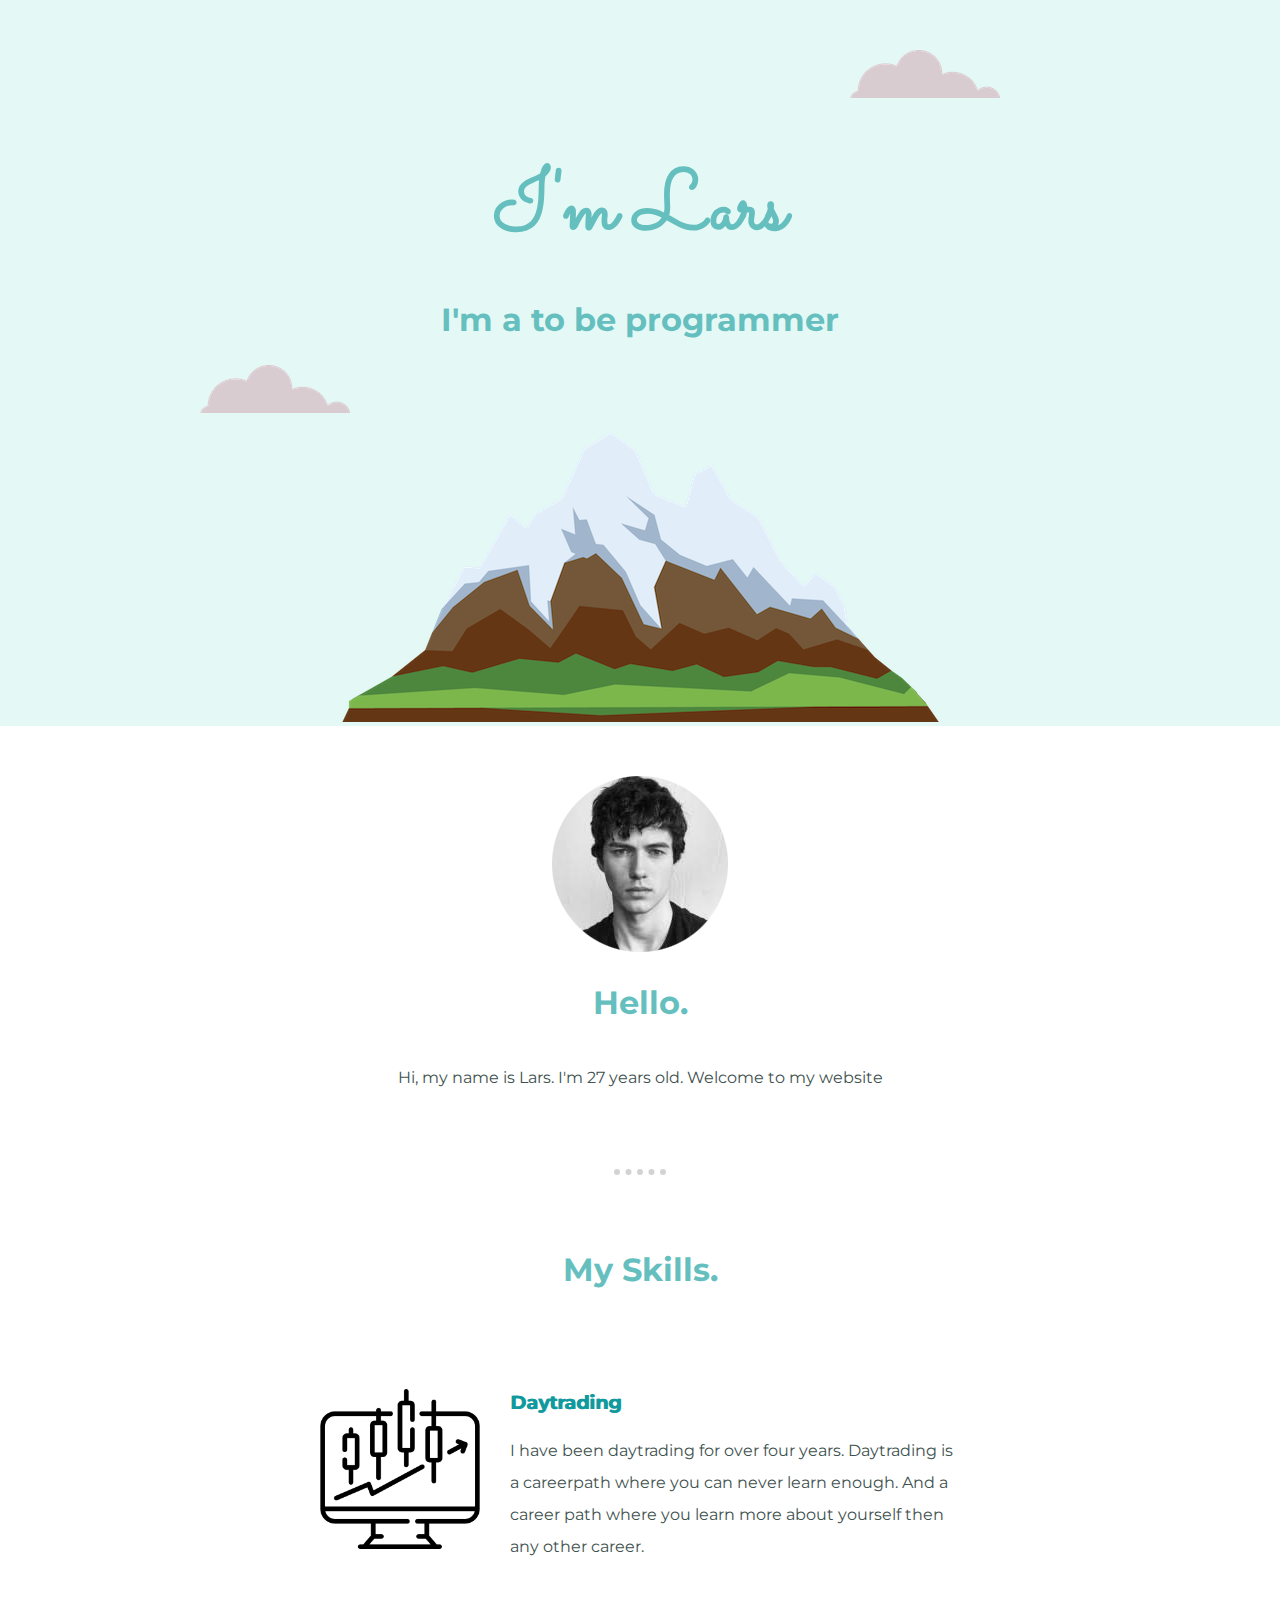
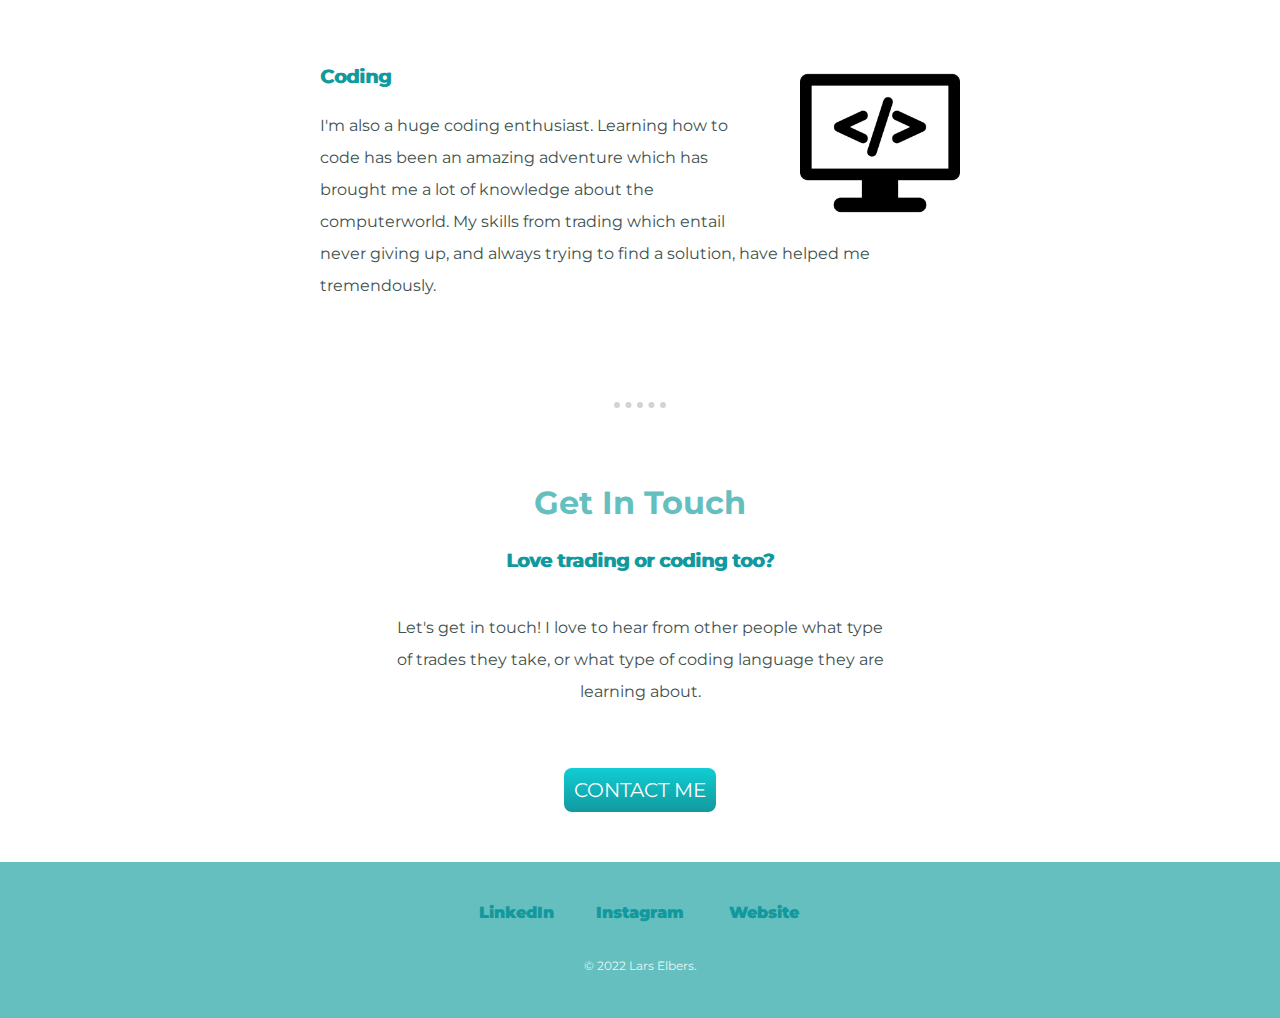
<file: index.html>
<!DOCTYPE html>
<html lang="en" dir="ltr">

<head>
  <meta charset="utf-8">
  <title>Lars Elbers</title>
  <link rel="stylesheet" href="CSS/styles.css">
  <link rel="icon" href="favicon.ico">
  <link rel="preconnect" href="https://fonts.googleapis.com">
<link rel="preconnect" href="https://fonts.gstatic.com" crossorigin>
<link href="https://fonts.googleapis.com/css2?family=Merriweather&family=Montserrat&family=Sacramento&display=swap" rel="stylesheet">

</head>

<body>
  <div class="top-container">
    <img class="top-cloud"src="images/cloud.png" alt="cloud">
    <h1>I'm Lars</h1>
    <h2>I'm a to be programmer</h2>
    <img class="bottom-cloud" src="images/cloud.png" alt="cloud">
    <img src="images/mountain.png" alt="mountain">
  </div>


  <div class="middle-container">
    <div class="profile">
      <img src="images/lars.png" alt="picture of myself">
      <h2>Hello.</h2>
      <p class="bio">Hi, my name is Lars. I'm 27 years old. Welcome to my website</p>
    </div>

    <hr>

    <div class="skills">
      <h2>My Skills.</h2>
      <div class="skill-row">
        <img class="skill-trading" src="images/trading.png" alt="">
        <h3>Daytrading</h3>
        <p>I have been daytrading for over four years. Daytrading is a careerpath where you can never learn enough. And a career path where you learn more about yourself then any other career.</p>
      </div>
      <div class="skill-row">
        <img class="skill-coding" src="images/coding.png" alt="">
        <h3>Coding</h3>
<p>I'm also a huge coding enthusiast. Learning how to code has been an amazing adventure which has brought me a lot of knowledge about the computerworld. My skills from trading which entail never giving up, and always trying to find a solution, have helped me tremendously.</p>
            </div>
    </div>

    <hr>

    <div class="contact-me">
      <h2>Get In Touch</h2>
      <h3>Love trading or coding too?</h3>
      <p class="bio">Let's get in touch! I love to hear from other people what type of trades they take, or what type of coding language they are learning about.</p>
      <a class="btn" href="mailto:lars-bobo@hotmail.com"><button class="button"type="button" name="button">CONTACT ME</button></a>
    </div>
  </div>


  <div class="bottom-container">
    <a class="footer-link" href="www.linkedin.com/in/lars-elbers-114b12b8">LinkedIn</a>
    <a class="footer-link" href="https://www.instagram.com/lars.elbers/">Instagram</a>
    <a class="footer-link" href="https://www.appbrewery.co/">Website</a>
    <p class="copyright">© 2022 Lars Elbers.</p>
  </div>


</body>

</html>
</file>
<file: CSS/styles.css>
body {
  background-color: white;
  text-align: center;
  margin: 0;
  font-family: 'Merriweather', serif;
  color: #40514E;
}

h1 {
  margin: 50px auto 0 auto;
  font-family: 'Sacramento', cursive;
  font-size: 5.265rem;
  color: #66BFBF;
}

h2 {
  font-family: 'Montserrat', sans-serif;
  font-size: 2rem;
  color: #66BFBF;
  font-weight: bold;
}

h3 {
  font-family: 'Montserrat', sans-serif;
  color: #11999E;
  text-shadow: 0.5px 0 currentColor;
}

p {
  margin-bottom: 0;
  line-height: 2;
  font-family: 'Montserrat', sans-serif;
}

a {
  color: #11999E;
}

a:hover {
  color: #EAF6F6;
}

hr {
  border-style: dotted none none none;
  border-width: 6px;
  width: 4%;
  border-color: #D3D3D3;
  margin: 75px auto 75px auto;
}

.btn {
  display: block;
  margin: 50px auto;
}

.button {
  background: #11cdd4;
  background-image: linear-gradient(top, #11cdd4, #11999e);
  background-image: linear-gradient(to bottom, #11cdd4, #11999e);
  border: none;
  color: white;
  padding: 10px 10px;
  font-size: 20px;
  font-family: 'Montserrat', sans-serif;
  text-align: center;
  display: inline-block;
  border-radius: 8px;
  cursor: pointer;
}

.button:hover {
  background-image: linear-gradient(top, #30e3cb, #2bc4ad);
  background-image: linear-gradient(to bottom, #30e3cb, #2bc4ad);
}

.bio {
  width: 500px;
  margin: 40px auto 60px;
}

.skill-row {
  width: 50%;
  margin: 100px auto 100px auto;
  text-align: left;
  line-height: 1.5;
}

.skill-trading {
  width: 25%;
  float: left;
  margin-right: 30px;
}

.skill-coding {
  width: 25%;
  float: right;
  margin-left: 30px;
}

.top-cloud {
  position: absolute;
  left: 850px;
  top: 50px;

}

.bottom-cloud {
  position: absolute;
  left: 200px;
}

.top-container {
  background-color: #E4F9F5;
  position: relative;
  padding-top: 100px;
}

.middle-container {
  margin-top: 50px;
}

.bottom-container {
  background-color: #66BFBF;
  padding: 40px;

}

.copyright {
  color: #EAF6F6;
  font-size: 12px;
}

.footer-link {
  text-decoration: none;
  display: inline-block;
  width: 120px;
  margin-bottom: 20px;
  font-family: 'Montserrat', sans-serif;
  font-weight: 900;
  color: #11999E;
}
</file>
